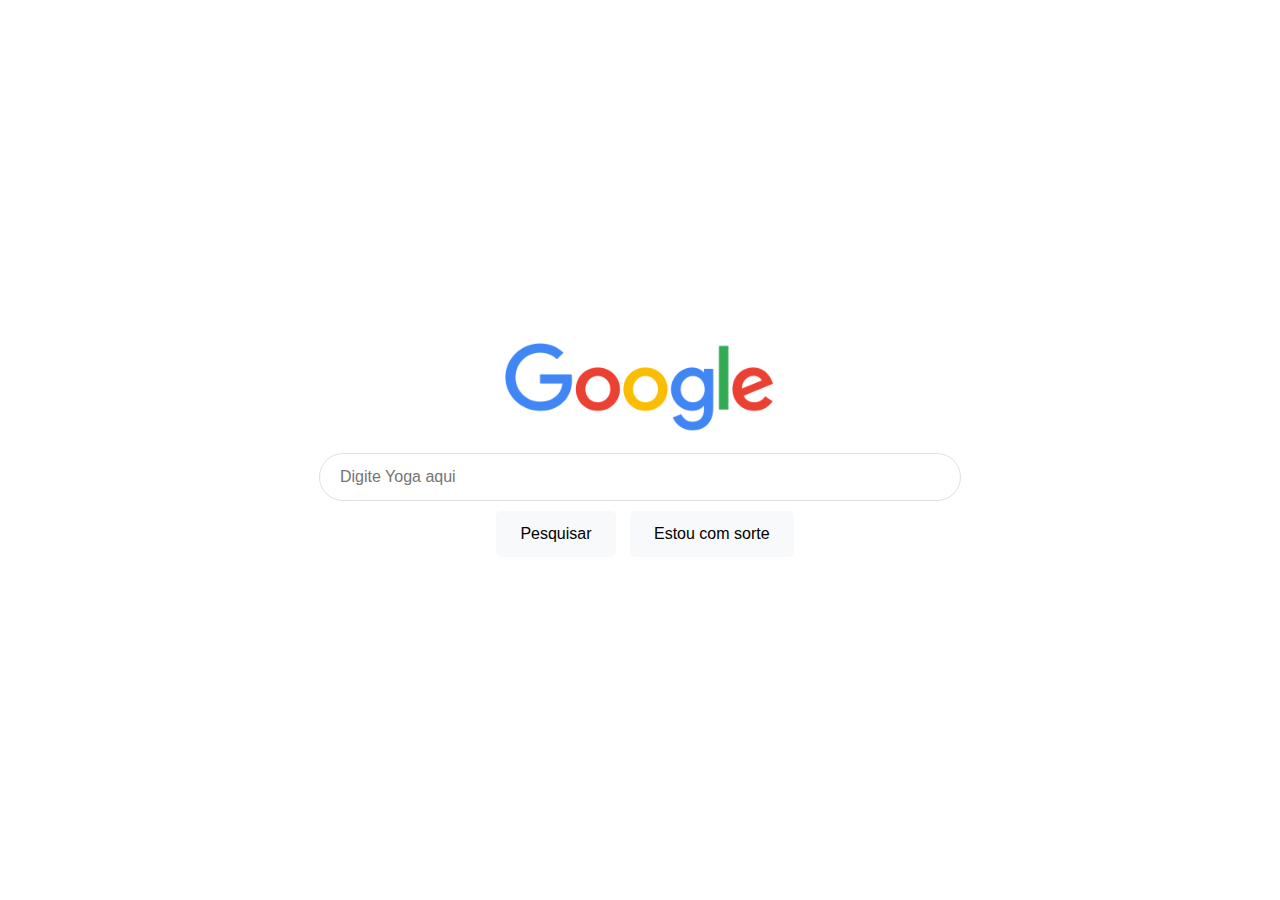
<file: index.html>
<!DOCTYPE html>
<html lang="pt-br">
<head>
    <meta charset="UTF-8">
    <meta name="viewport" content="width=device-width, initial-scale=1.0">
    <title>Cópia Google</title>
    <link rel="stylesheet" href="style.css">
</head>
<body>
    <div class="container">
        <img src="Google_2015_logo.png" alt="Google Logo">
        <form action="pesquisa_yoga.html" method="GET">
            <div class="input-wrapper">
                <input type="text" placeholder="Digite Yoga aqui">
            </div>
            <div class="button-wrapper">
                <button type="submit">Pesquisar</button>
                <button type="submit" id="sorte-btn">Estou com sorte</button>
            </div> 
        </form>
    </div>
</body>
</html>
</file>
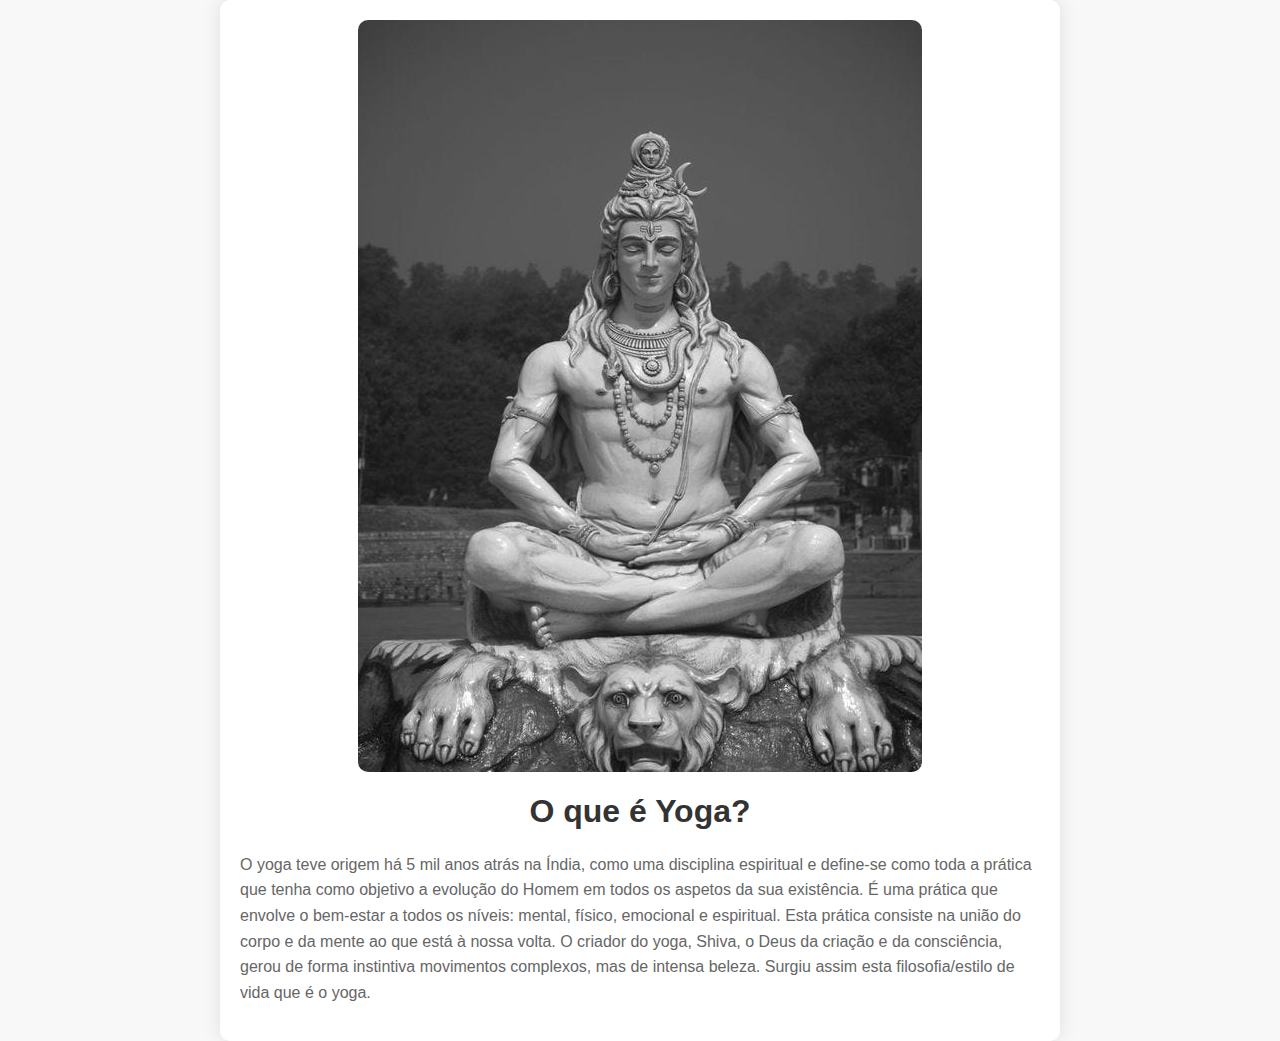
<file: pesquisa_yoga.html>
<!DOCTYPE html>
<html lang="pt-BR">
<head>
    <meta charset="UTF-8">
    <meta name="viewport" content="width=device-width, initial-scale=1.0">
    <title>O que é Yoga?</title>
    <link rel="stylesheet" href="pesquisa_yoga.css">
</head>
<body>
    <div class="container">
        <img src="shiva.png" alt="Deus da criação Siva">
        <h1>O que é Yoga?</h1>
        <p>O yoga teve origem há 5 mil anos atrás na Índia, como uma disciplina espiritual e define-se como toda a prática que tenha como objetivo a evolução do Homem em todos os aspetos da sua existência. 
        É uma prática que envolve o bem-estar a todos os níveis: mental, físico, emocional e espiritual. Esta prática consiste na união do corpo e da mente ao que está à nossa volta.
        O criador do yoga, Shiva, o Deus da criação e da consciência, gerou de forma instintiva movimentos complexos, mas de intensa beleza. Surgiu assim esta filosofia/estilo de vida que é o yoga.
        </p>
    </div>
</body>
</html>
</file>
<file: style.css>
body {
    font-family: Arial, sans-serif;
    margin: 0;
    padding: 0;
    background-color: #fff;
}

.container {
    display: flex;
    flex-direction: column;
    align-items: center;
    justify-content: center;
    height: 100vh;
}

img {
    width: 270px;
    height: 90px;
}

.input-wrapper {
    margin-top: 20px;
}

input {
    width: 600px;
    padding: 14px 20px;
    font-size: 16px;
    border: 1px solid #dfe1e5;
    border-radius: 24px;
    outline: none;
}

.button-wrapper {
    margin-top: 10px;
}

button {
    padding: 14px 24px;
    font-size: 16px;
    border: none;
    border-radius: 5px;
    cursor: pointer;
    background-color: #f8f9fa;
    margin-left: 10px;
    align-items: center;
}

button:hover {
    background-color: #f0f0f0;
}

.button-wrapper {
    margin-top: 10px;
    text-align: center; 
}
</file>
<file: pesquisa_yoga.css>
body {
    font-family: Arial, sans-serif;
    margin: 0;
    padding: 0;
    background-color: #f8f8f8;
}

.container {
    max-width: 800px;
    margin: 0 auto;
    padding: 20px;
    background-color: #fff;
    border-radius: 10px;
    box-shadow: 0 0 20px rgba(0, 0, 0, 0.1);
}

img {
    display: block;
    margin: 0 auto;
    max-width: 100%;
    border-radius: 10px;
}

h1 {
    text-align: center;
    color: #333;
}

p {
    margin-top: 20px;
    line-height: 1.6;
    color: #666;
}
</file>
